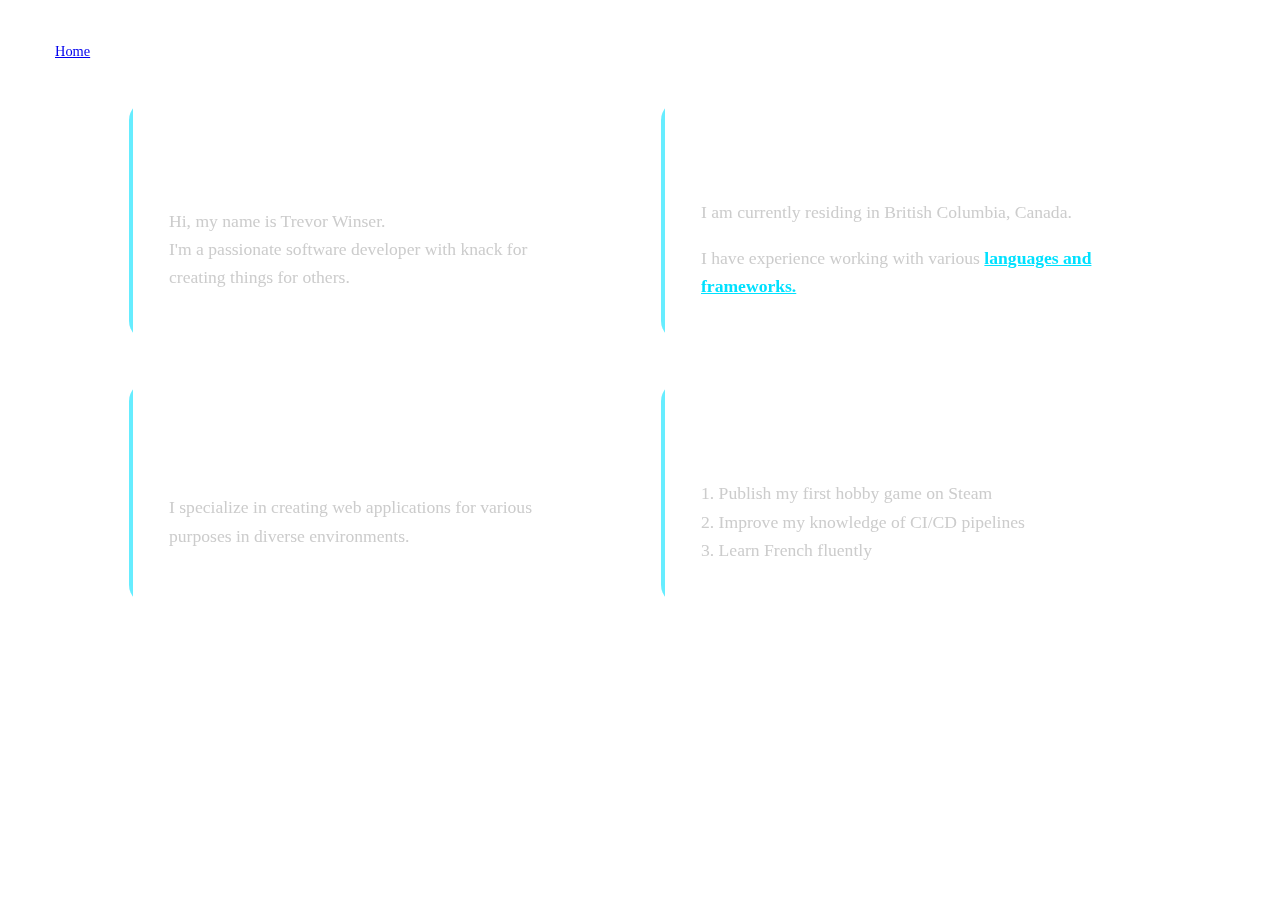
<file: about.html>
<!DOCTYPE html>
<html lang="en">

<head>
    <meta charset="UTF-8">
    <meta name="viewport" content="width=device-width, initial-scale=1.0">
    <title>Portfolio - Trevor Winser</title>
    <link rel="stylesheet" type="text/css" href="default.css">
    <link rel="stylesheet" type="text/css" href="about.css" />
    <link rel="icon" type="image/x-icon" href="/assets/images/favicon.ico">
    <link rel="shortcut icon" type="image/x-icon" href="/assets/images/favicon.ico">
</head>

<body>
    <a href="index.html" class="back-link">Home</a>

    <div class="about-container">
        <div class="about-item">
            <h2>Who I Am</h2>
            <p>Hi, my name is Trevor Winser.</p>
            <p>I'm a passionate software developer with knack for creating things for others.</p>
        </div>
        <div class="about-item">
            <h2>My Background</h2>
            <p>I am currently residing in British Columbia, Canada.</p>
            <br>
            <p>I have experience working with various <b><a href="techstack.html">languages and frameworks.</a></b></p>
        </div>
        <div class="about-item">
            <h2>Technical Focus</h2>
            <p>I specialize in creating web applications for various purposes in diverse environments.</p>
        </div>
        <div class="about-item">
            <h2>Future Goals</h2>
            <p>1. Publish my first hobby game on Steam</p>
            <p>2. Improve my knowledge of CI/CD pipelines</p>
            <p>3. Learn French fluently</p>
        </div>
    </div>
</body>

</html>
</file>
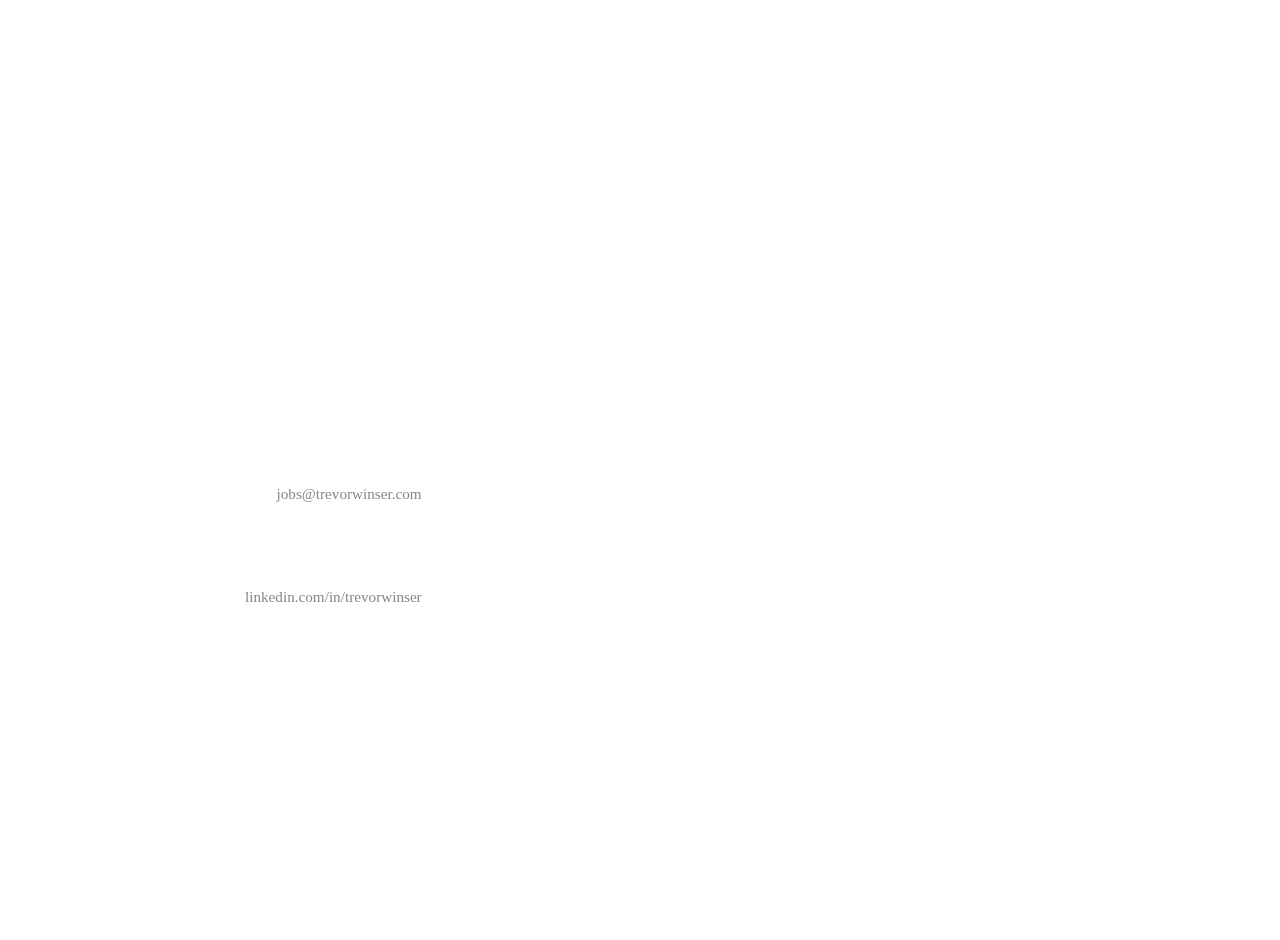
<file: contact.html>
<!DOCTYPE html>
<html lang="en">

<head>
    <meta charset="UTF-8">
    <meta name="viewport" content="width=device-width, initial-scale=1.0">
    <title>Contact - Trevor Winser</title>
    <link rel="stylesheet" type="text/css" href="default.css">
    <link rel="stylesheet" type="text/css" href="contact.css">
    <link rel="icon" type="image/x-icon" href="/assets/images/favicon.ico">
    <link rel="shortcut icon" type="image/x-icon" href="/assets/images/favicon.ico">
</head>

<body>
    <a href="index.html" class="back-link">Home</a>

    <div class="contact-container">
        <div class="contact-header">
            <h1>Let's Connect</h1>
            <p>Feel free to reach out for collaborations or just a friendly hello!</p>
        </div>

        <div class="contact-links">
            <a href="mailto:jobs@trevorwinser.com" class="contact-link">
                <span>Email</span>
                <span>jobs@trevorwinser.com</span>
            </a>
            <a href="https://linkedin.com/in/trevorwinser" target="_blank" class="contact-link">
                <span>LinkedIn</span>
                <span>linkedin.com/in/trevorwinser</span>
            </a>
        </div>
    </div>
</body>

</html>
</file>
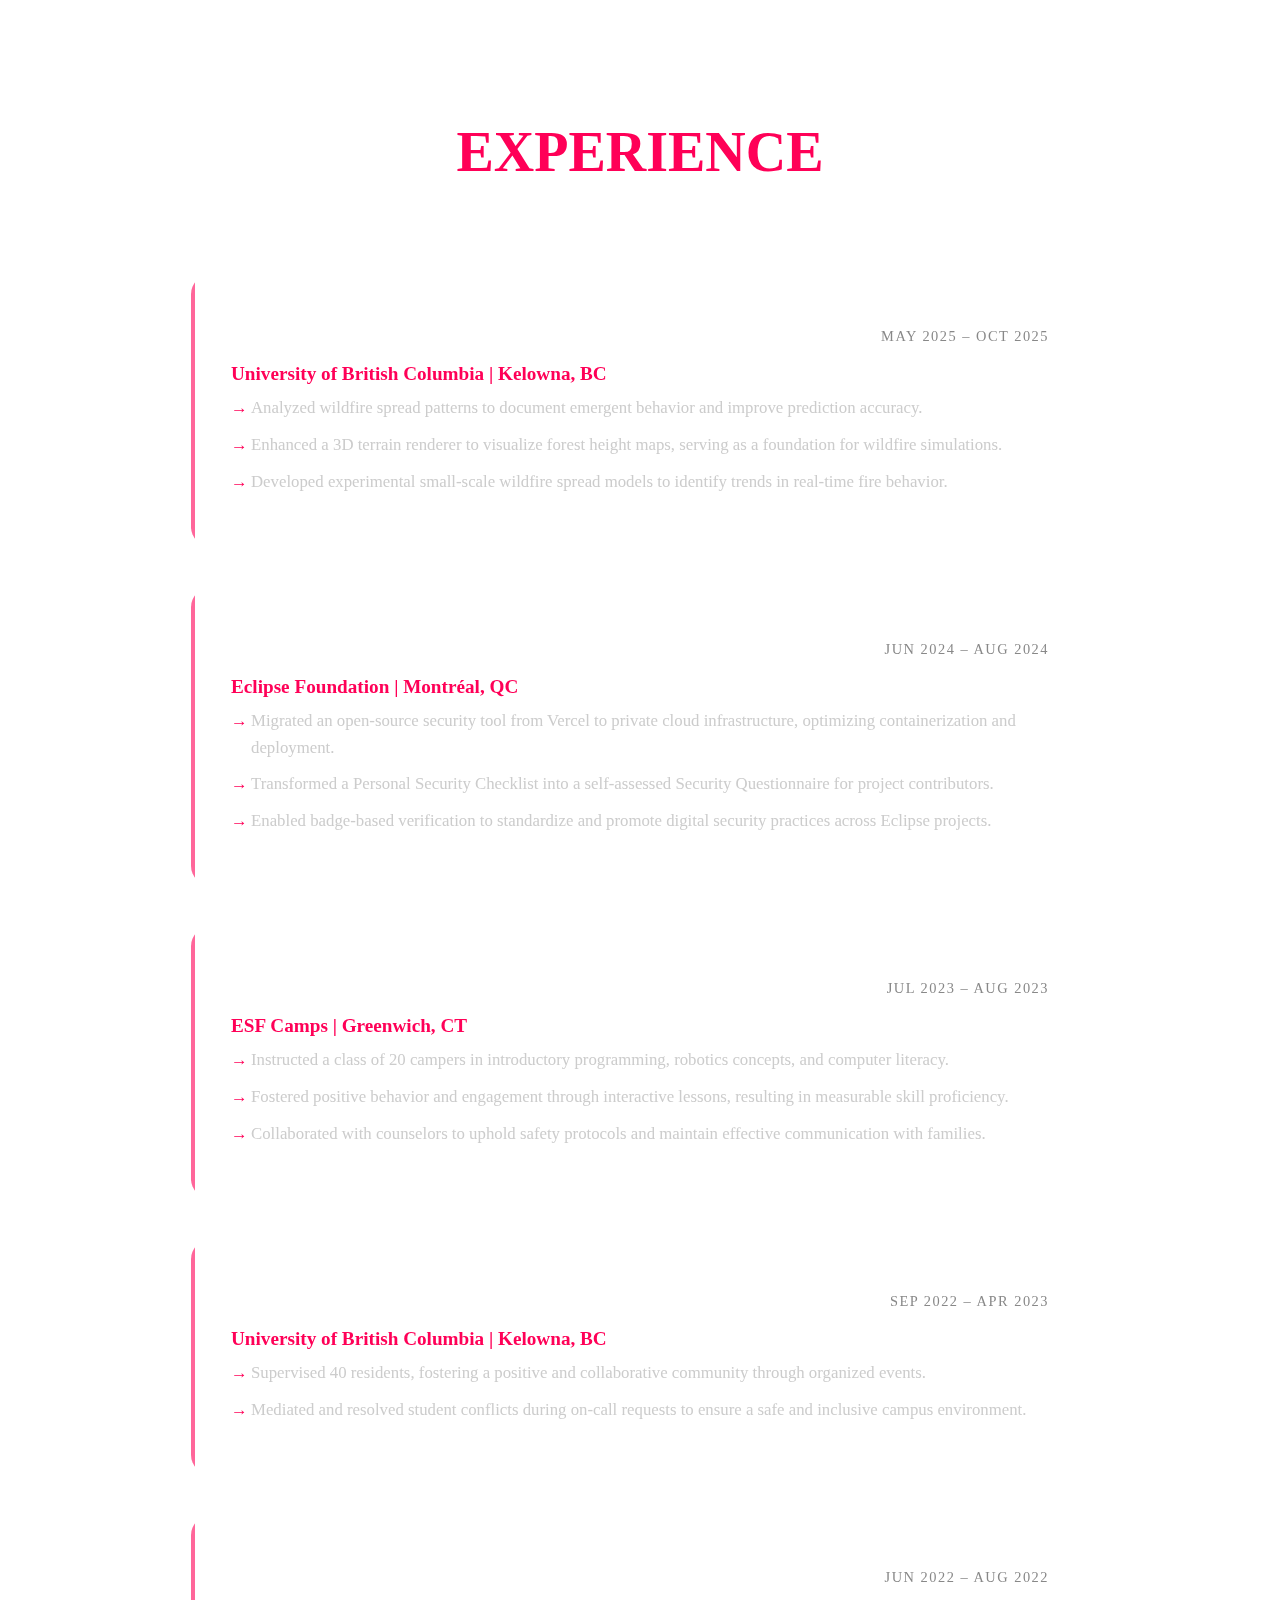
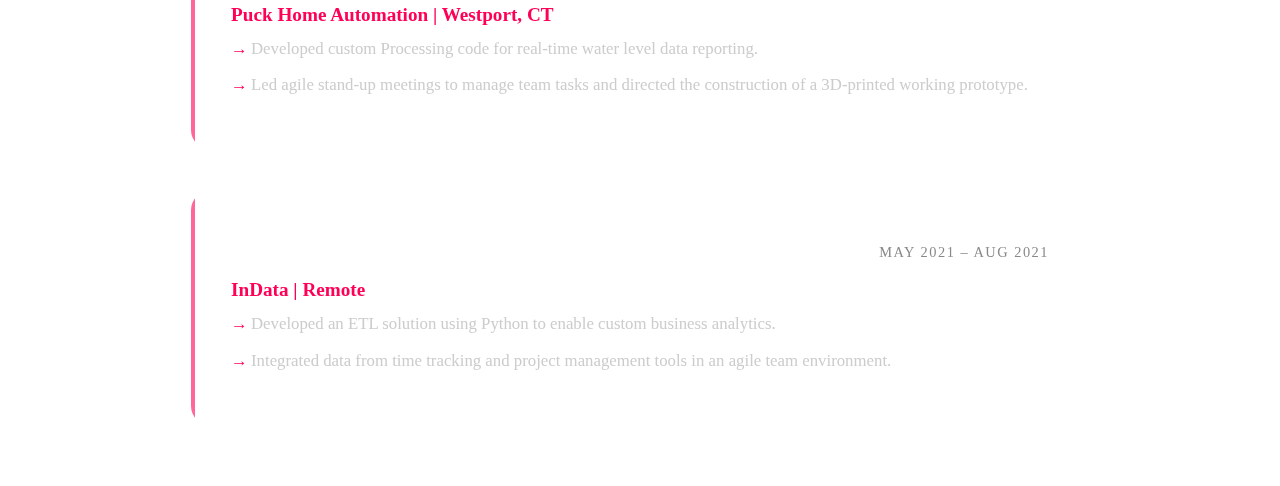
<file: experience.html>
<!DOCTYPE html>
<html lang="en">

<head>
    <meta charset="UTF-8">
    <meta name="viewport" content="width=device-width, initial-scale=1.0">
    <title>Experience - Trevor Winser</title>
    <link rel="stylesheet" type="text/css" href="default.css">
    <link rel="stylesheet" type="text/css" href="resume.css">
    <link rel="icon" type="image/x-icon" href="/assets/images/favicon.ico">
    <style>
        :root {
            --accent-color: #ff0057;
        }
    </style>
</head>

<body>
    <a href="index.html" class="back-link">Home</a>

    <div class="resume-container">
        <header class="resume-header">
            <h1>Experience</h1>
        </header>

        <section class="resume-item">
            <div class="item-header">
                <h2 class="item-title">Research Fellowship</h2>
                <span class="item-date">May 2025 – Oct 2025</span>
            </div>
            <div class="item-org">University of British Columbia | Kelowna, BC</div>
            <ul class="item-description">
                <li>Analyzed wildfire spread patterns to document emergent behavior and improve prediction accuracy.
                </li>
                <li>Enhanced a 3D terrain renderer to visualize forest height maps, serving as a foundation for wildfire
                    simulations.</li>
                <li>Developed experimental small-scale wildfire spread models to identify trends in real-time fire
                    behavior.</li>
            </ul>
        </section>

        <section class="resume-item">
            <div class="item-header">
                <h2 class="item-title">Software Engineer (Co-op)</h2>
                <span class="item-date">Jun 2024 – Aug 2024</span>
            </div>
            <div class="item-org">Eclipse Foundation | Montréal, QC</div>
            <ul class="item-description">
                <li>Migrated an open-source security tool from Vercel to private cloud infrastructure, optimizing
                    containerization and deployment.</li>
                <li>Transformed a Personal Security Checklist into a self-assessed Security Questionnaire for project
                    contributors.</li>
                <li>Enabled badge-based verification to standardize and promote digital security practices across
                    Eclipse projects.</li>
            </ul>
        </section>

        <section class="resume-item">
            <div class="item-header">
                <h2 class="item-title">STEM Instructor</h2>
                <span class="item-date">Jul 2023 – Aug 2023</span>
            </div>
            <div class="item-org">ESF Camps | Greenwich, CT</div>
            <ul class="item-description">
                <li>Instructed a class of 20 campers in introductory programming, robotics concepts, and computer
                    literacy.</li>
                <li>Fostered positive behavior and engagement through interactive lessons, resulting in measurable skill
                    proficiency.</li>
                <li>Collaborated with counselors to uphold safety protocols and maintain effective communication with
                    families.</li>
            </ul>
        </section>

        <section class="resume-item">
            <div class="item-header">
                <h2 class="item-title">Residence Advisor</h2>
                <span class="item-date">Sep 2022 – Apr 2023</span>
            </div>
            <div class="item-org">University of British Columbia | Kelowna, BC</div>
            <ul class="item-description">
                <li>Supervised 40 residents, fostering a positive and collaborative community through organized events.
                </li>
                <li>Mediated and resolved student conflicts during on-call requests to ensure a safe and inclusive
                    campus environment.</li>
            </ul>
        </section>

        <section class="resume-item">
            <div class="item-header">
                <h2 class="item-title">Product Designer & Lead Developer</h2>
                <span class="item-date">Jun 2022 – Aug 2022</span>
            </div>
            <div class="item-org">Puck Home Automation | Westport, CT</div>
            <ul class="item-description">
                <li>Developed custom Processing code for real-time water level data reporting.</li>
                <li>Led agile stand-up meetings to manage team tasks and directed the construction of a 3D-printed
                    working prototype.</li>
            </ul>
        </section>

        <section class="resume-item">
            <div class="item-header">
                <h2 class="item-title">Remote Developer Intern</h2>
                <span class="item-date">May 2021 – Aug 2021</span>
            </div>
            <div class="item-org">InData | Remote</div>
            <ul class="item-description">
                <li>Developed an ETL solution using Python to enable custom business analytics.</li>
                <li>Integrated data from time tracking and project management tools in an agile team environment.</li>
            </ul>
        </section>
    </div>
</body>

</html>
</file>
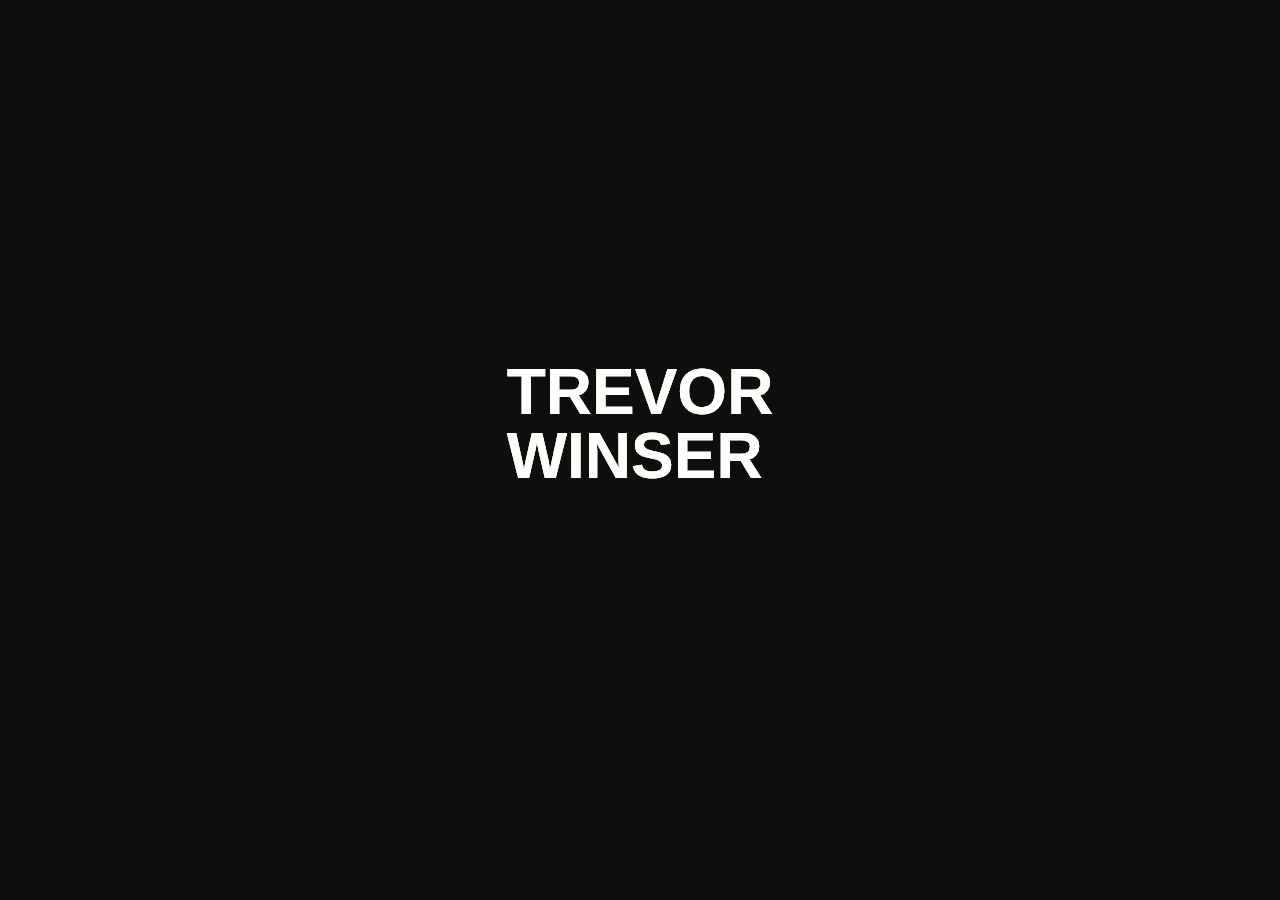
<file: landing.html>
<!DOCTYPE html>
<html lang="en">
<head>
    <meta charset="UTF-8">
    <meta http-equiv="X-UA-Compatible" content="IE=edge">
    <meta name="viewport" content="width=device-width, initial-scale=1.0">
    <title>Trevor Winser Tour</title>
    <link rel="stylesheet" type="text/css" href="default.css">
    <link rel="stylesheet" type="text/css" href="landing.css">
    <link rel="icon" type="image/x-icon" href="/assets/favicon.ico">
    <link rel="shortcut icon" type="image/x-icon" href="/assets/favicon.ico">
</head>
<body>
    <div class="center">
        <h1 class="layered-name">
            <a href="/about.html">
                <span>TREVOR WINSER</span>
                <span>TREVOR WINSER</span>
                <span>TREVOR WINSER</span>
                <span>TREVOR WINSER</span>
                <span>TREVOR WINSER</span>
            </a>
        </h1>
        <div class="circles">

            <!-- Top Left -->
            <div class="top-left">
                <svg class="circle" height="100" width="100">
                    <circle r="45" cx="50" cy="50" fill="#ff0057" />
                </svg>
                <svg class="circle" height="80" width="80">
                    <circle r="35" cx="40" cy="40" fill="#ff3380" />
                </svg>
                <svg class="circle" height="60" width="60">
                    <circle r="28" cx="30" cy="30" fill="#ff66a3" />
                </svg>
            </div>

            <!-- Top Right -->
            <div class="top-right">
                <svg class="circle" height="70" width="70">
                    <circle r="30" cx="35" cy="35" fill="#00b8d4" />
                </svg>
                <svg class="circle" height="100" width="100">
                    <circle r="45" cx="50" cy="50" fill="#00e1ff" />
                </svg>
                <svg class="circle" height="90" width="90">
                    <circle r="40" cx="45" cy="45" fill="#33ffff" />
                </svg>
            </div>

            <!-- Bottom Left -->
            <div class="bottom-left">
                <svg class="circle" height="120" width="120">
                    <circle r="55" cx="60" cy="60" fill="#ffde00" />
                </svg>
                <svg class="circle" height="90" width="90">
                    <circle r="45" cx="45" cy="45" fill="#ffe733" />
                </svg>
                <svg class="circle" height="70" width="70">
                    <circle r="35" cx="35" cy="35" fill="#fff066" />
                </svg>
            </div>

            <!-- Bottom Right -->
            <div class="bottom-right">
                <svg class="circle" height="90" width="90">
                    <circle r="40" cx="45" cy="45" fill="#ffffff" />
                </svg>
                <svg class="circle" height="70" width="70">
                    <circle r="30" cx="35" cy="35" fill="#cccccc" />
                </svg>
                <svg class="circle" height="60" width="60">
                    <circle r="25" cx="30" cy="30" fill="#aaaaaa" />
                </svg>
            </div>

        </div>
    </div>
    <script src="landing.js"></script>
</body>
</html>
</file>
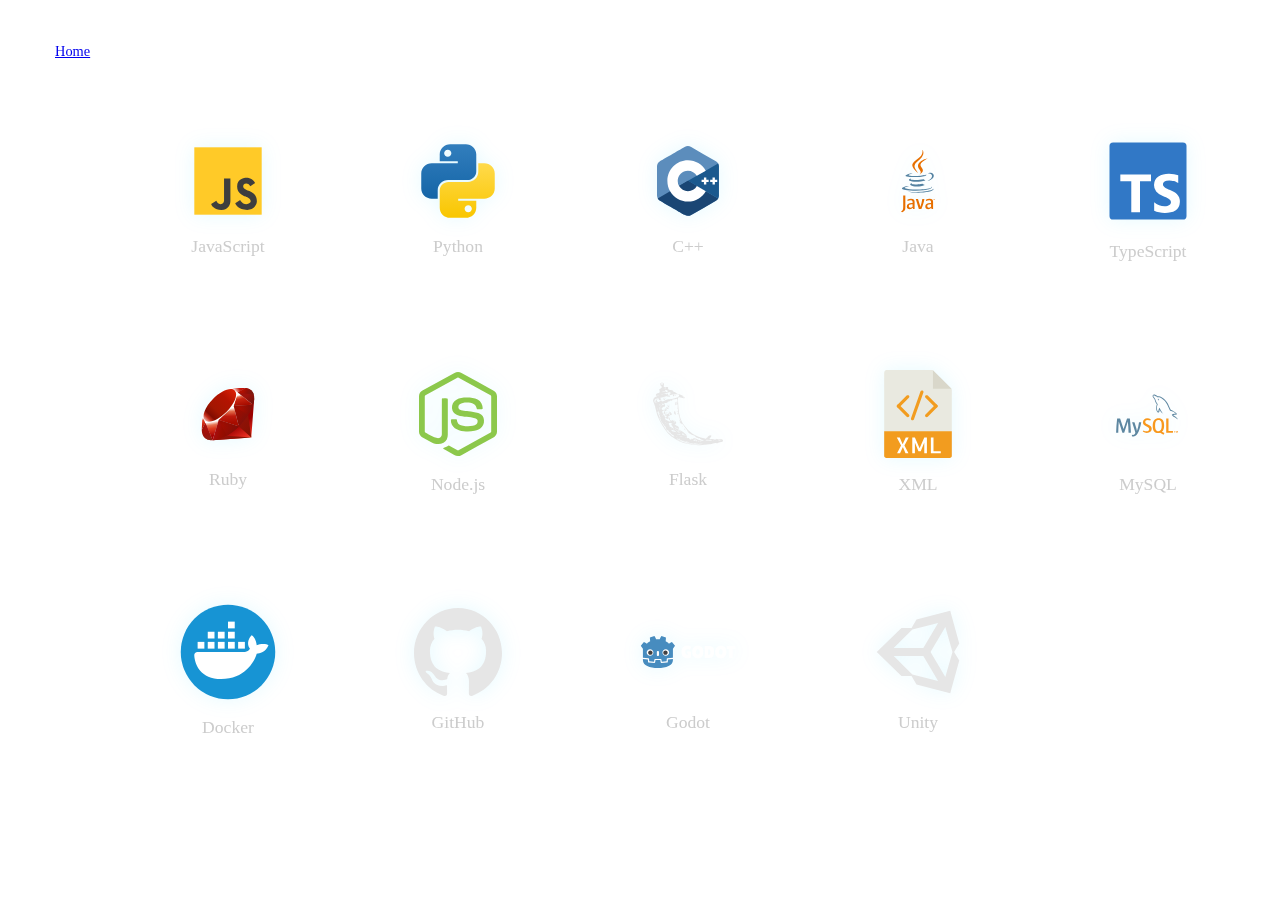
<file: techstack.html>
<!DOCTYPE html>
<html lang="en">

<head>
    <meta charset="UTF-8">
    <meta name="viewport" content="width=device-width, initial-scale=1.0">
    <title>Tech Stack - Trevor Winser</title>
    <link rel="stylesheet" type="text/css" href="default.css">
    <link rel="stylesheet" type="text/css" href="techstack.css" />
    <link rel="icon" type="image/x-icon" href="/assets/images/favicon.ico">
    <link rel="shortcut icon" type="image/x-icon" href="/assets/images/favicon.ico">
</head>

<body>
    <a href="index.html" class="back-link">Home</a>

    <div class="tech-stack-container">
        <!-- 
            Visibility Controls:
            --icon-invert: 1 for black icons (flips to white)
            --icon-brightness: fine-tune brilliance (e.g. 0.8 for a softer look)
        -->

        <div class="tech-card" style="--icon-size: 70px; --icon-scale: 1.1;">
            <div class="icon-wrapper">
                <img src="assets/images/techstack/js.svg" alt="JavaScript">
            </div>
            <span>JavaScript</span>
        </div>

        <div class="tech-card" style="--icon-size: 70px; --icon-scale: 1.2;">
            <div class="icon-wrapper">
                <img src="assets/images/techstack/python.svg" alt="Python">
            </div>
            <span>Python</span>
        </div>

        <div class="tech-card" style="--icon-size: 70px; --icon-scale: 1;">
            <div class="icon-wrapper">
                <img src="assets/images/techstack/cpp.svg" alt="C++">
            </div>
            <span>C++</span>
        </div>

        <div class="tech-card" style="--icon-size: 70px; --icon-scale: 0.9;">
            <div class="icon-wrapper">
                <img src="assets/images/techstack/java.svg" alt="Java">
            </div>
            <span>Java</span>
        </div>

        <div class="tech-card" style="--icon-size: 80px; --icon-scale: 1.1;">
            <div class="icon-wrapper">
                <img src="assets/images/techstack/ts.svg" alt="TypeScript">
            </div>
            <span>TypeScript</span>
        </div>

        <div class="tech-card" style="--icon-size: 70px; --icon-scale: 1;">
            <div class="icon-wrapper">
                <img src="assets/images/techstack/svelte.svg" alt="Svelte">
            </div>
            <span>Svelte</span>
        </div>

        <div class="tech-card" style="--icon-size: 70px; --icon-scale: 1;">
            <div class="icon-wrapper">
                <img src="assets/images/techstack/ruby.svg" alt="Ruby">
            </div>
            <span>Ruby</span>
        </div>

        <div class="tech-card" style="--icon-size: 80px; --icon-scale: 1.2;">
            <div class="icon-wrapper">
                <img src="assets/images/techstack/node.js.svg" alt="Node.js">
            </div>
            <span>Node.js</span>
        </div>

        <div class="tech-card" style="--icon-size: 70px; --icon-scale: 1; --icon-invert: 1; --icon-brightness: 0.9;">
            <div class="icon-wrapper">
                <img src="assets/images/techstack/flask.svg" alt="Flask">
            </div>
            <span>Flask</span>
        </div>

        <div class="tech-card" style="--icon-size: 80px; --icon-scale: 1.1;">
            <div class="icon-wrapper">
                <img src="assets/images/techstack/xml.svg" alt="XML">
            </div>
            <span>XML</span>
        </div>

        <div class="tech-card" style="--icon-size: 80px; --icon-scale: 1.1;">
            <div class="icon-wrapper">
                <img src="assets/images/techstack/mysql.svg" alt="MySQL">
            </div>
            <span>MySQL</span>
        </div>

        <div class="tech-card" style="--icon-size: 80px; --icon-scale: 1;">
            <div class="icon-wrapper">
                <img src="assets/images/techstack/postgresql.svg" alt="PostgreSQL">
            </div>
            <span>PostgreSQL</span>
        </div>

        <div class="tech-card" style="--icon-size: 90px; --icon-scale: 1.2;">
            <div class="icon-wrapper">
                <img src="assets/images/techstack/docker.svg" alt="Docker">
            </div>
            <span>Docker</span>
        </div>

        <div class="tech-card" style="--icon-size: 80px; --icon-scale: 1.1; --icon-invert: 1; --icon-brightness: 0.9;">
            <div class="icon-wrapper">
                <img src="assets/images/techstack/github.svg" alt="GitHub">
            </div>
            <span>GitHub</span>
        </div>

        <div class="tech-card" style="--icon-size: 80px; --icon-scale: 1.2;">
            <div class="icon-wrapper">
                <img src="assets/images/techstack/godot.svg" alt="Godot">
            </div>
            <span>Godot</span>
        </div>

        <div class="tech-card" style="--icon-size: 80px; --icon-scale: 1.1; --icon-invert: 1; --icon-brightness: 0.9;">
            <div class="icon-wrapper">
                <img src="assets/images/techstack/unity.svg" alt="Unity">
            </div>
            <span>Unity</span>
        </div>
    </div>
</body>

</html>
</file>
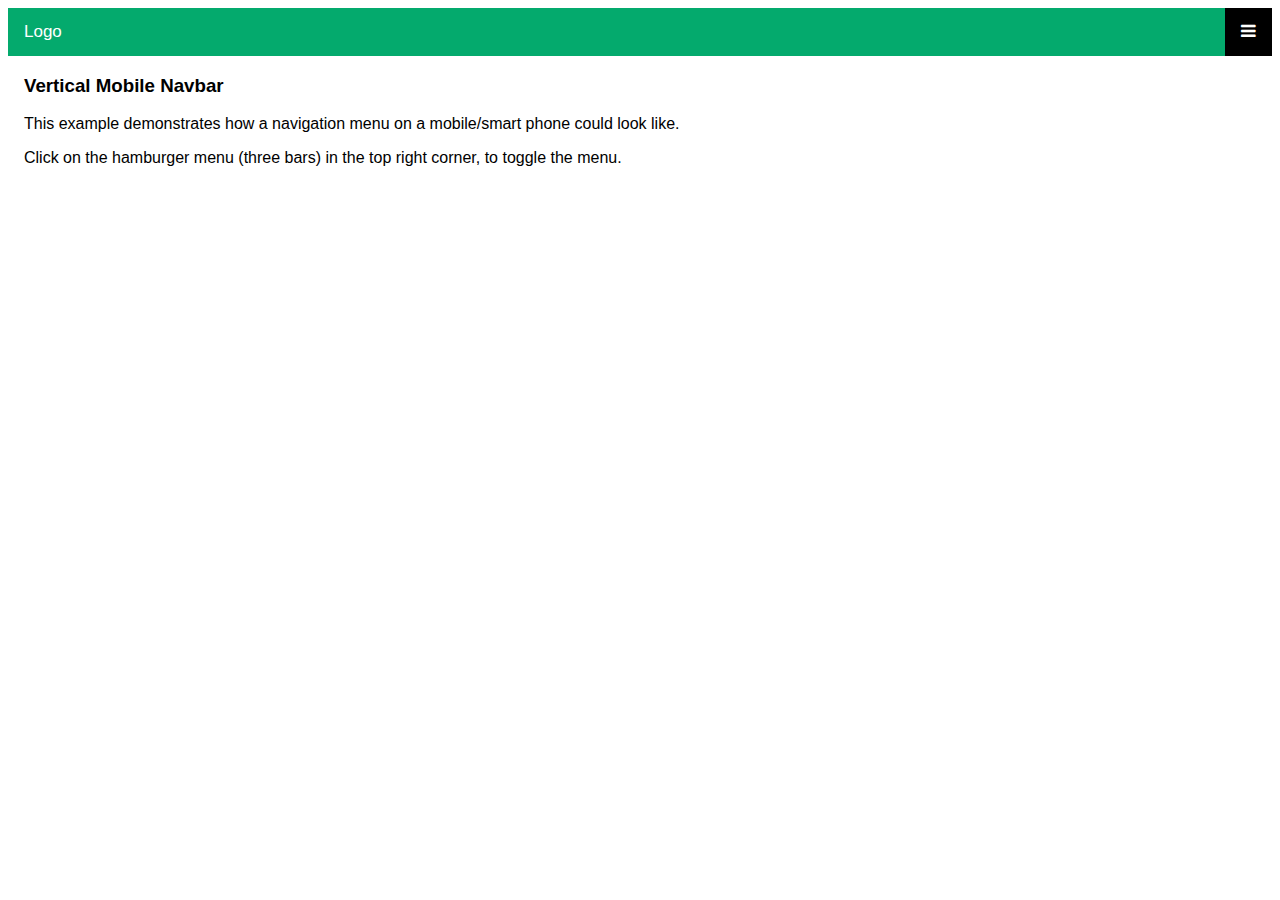
<file: test.html>
<!DOCTYPE html>
<html>
<head>
<meta name="viewport" content="width=device-width, initial-scale=1">
<link rel="stylesheet" href="https://cdnjs.cloudflare.com/ajax/libs/font-awesome/4.7.0/css/font-awesome.min.css">
<style>
body {
  font-family: Arial, Helvetica, sans-serif;
}

.topnav-wrapper {
  max-width: 480px;
  margin: auto;
  background-color: #555;
  height: 500px;
  color: white;
  border-radius: 10px;
}

.topnav {
  overflow: hidden;
  background-color: #333;
  position: relative;
}

.topnav #myLinks {
  display: none;
}

.topnav a {
  color: white;
  padding: 14px 16px;
  text-decoration: none;
  font-size: 17px;
  display: block;
}

.topnav a.icon {
  background: black;
  display: block;
  position: absolute;
  right: 0;
  top: 0;
}

.topnav a:hover {
  background-color: #ddd;
  color: black;
}

.active {
  background-color: #04AA6D;
  color: white;
}
</style>
</head>
<body>

<!-- Simulate a smartphone / tablet -->
<div class="mobile-container">

<!-- Top Navigation Menu -->
<div class="topnav">
  <a href="#home" class="active">Logo</a>
  <div id="myLinks">
    <a href="#news">News</a>
    <a href="#contact">Contact</a>
    <a href="#about">About</a>
  </div>
  <a href="javascript:void(0);" class="icon" onclick="myFunction()">
    <i class="fa fa-bars"></i>
  </a>
</div>

<div style="padding-left:16px">
  <h3>Vertical Mobile Navbar</h3>
  <p>This example demonstrates how a navigation menu on a mobile/smart phone could look like.</p>
  <p>Click on the hamburger menu (three bars) in the top right corner, to toggle the menu.</p>
</div>

<!-- End smartphone / tablet look -->
</div>

<script>
function myFunction() {
  var x = document.getElementById("myLinks");
  if (x.style.display === "block") {
    x.style.display = "none";
  } else {
    x.style.display = "block";
  }
}
</script>

</body>
</html>
</file>
<file: default.css>
body,
h1,
h2,
h3,
h4,
p,
figure,
blockquote,
dl,
dd {
    margin: 0;
}


body {
    display: flex;
    overflow: hidden;
}
html, body {
     min-height: 100%;
}
</file>
<file: about.css>
.resume-header {
    text-align: center;
    margin-bottom: 40px;
    grid-column: 1 / -1;
}

.resume-header h1 {
    font-size: 3.5rem;
    font-weight: 900;
    text-transform: uppercase;
    color: #00e1ff;
    margin: 0;
}

.about-container {
    display: grid;
    grid-template-columns: 1fr 1fr;
    gap: 40px;
    padding: 100px 10%;
    max-width: 1400px;
    margin: 0 auto;
}

.about-item {
    background: rgba(255, 255, 255, 0.03);
    border: 1px solid rgba(255, 255, 255, 0.05);
    padding: 40px;
    border-radius: 20px;
    backdrop-filter: blur(10px);
    transition: all 0.3s cubic-bezier(0.4, 0, 0.2, 1);
    display: flex;
    flex-direction: column;
    justify-content: center;
    position: relative;
    overflow: hidden;
}

.about-item:hover {
    transform: translateY(-8px);
    background: rgba(255, 255, 255, 0.06);
    border-color: rgba(255, 255, 255, 0.1);
    box-shadow: 0 20px 40px rgba(0, 0, 0, 0.4);
}

.about-item::before {
    content: '';
    position: absolute;
    top: 0;
    left: 0;
    width: 4px;
    height: 100%;
    background: #00e1ff;
    opacity: 0.6;
}

.about-item h2 {
    font-size: 2rem;
    margin-bottom: 20px;
    color: #fff;
    font-weight: 800;
    text-transform: uppercase;
    letter-spacing: 1px;
}

.about-item a {
    color: #00e1ff;
    font-weight: 600;
}

.about-item p {
    font-size: 1.1rem;
    line-height: 1.6;
    color: #ccc;
    margin-bottom: 0;
}

.back-link {
    position: fixed;
    top: 30px;
    left: 30px;
    padding: 12px 24px;
    background: rgba(255, 255, 255, 0.1);
    border: 1px solid rgba(255, 255, 255, 0.1);
    border-radius: 30px;
    font-size: 0.9rem;
    z-index: 100;
    transition: all 0.3s ease;
    backdrop-filter: blur(5px);
}

.back-link:hover {
    background: rgba(255, 255, 255, 0.2);
    transform: translateX(-5px);
}

@media (max-width: 992px) {
    .about-container {
        padding: 100px 5%;
        gap: 30px;
    }
}

@media (max-width: 768px) {
    .about-container {
        grid-template-columns: 1fr;
        padding: 100px 5%;
    }

    .about-item {
        padding: 30px;
    }
}
</file>
<file: contact.css>
.resume-header {
    text-align: center;
    margin-bottom: 40px;
}

.resume-header h1 {
    font-size: 3.5rem;
    font-weight: 900;
    text-transform: uppercase;
    color: #ffffff;
    margin: 0;
}

.contact-container {
    height: 100vh;
    display: flex;
    flex-direction: column;
    align-items: center;
    justify-content: center;
    padding: 20px;
    text-align: center;
}

.contact-header {
    margin-bottom: 50px;
}

.contact-header h1 {
    font-size: 3.5rem;
    margin-bottom: 15px;
    color: #ffffff;
    font-weight: 700;
}

.contact-header p {
    color: #ffffff;
    font-size: 1.2rem;
    max-width: 600px;
    opacity: 0.8;
}

.contact-links {
    display: flex;
    flex-direction: column;
    gap: 20px;
    width: 100%;
    max-width: 400px;
}

.contact-link {
    background: rgba(255, 255, 255, 0.03);
    border: 1px solid rgba(255, 255, 255, 0.05);
    padding: 30px 40px;
    border-radius: 20px;
    backdrop-filter: blur(10px);
    transition: all 0.3s cubic-bezier(0.4, 0, 0.2, 1);
    display: flex;
    align-items: center;
    justify-content: space-between;
    color: #ffffff;
    font-size: 1.1rem;
    text-decoration: none;
    position: relative;
    overflow: hidden;
}

.contact-link:hover {
    transform: translateY(-8px);
    background: rgba(255, 255, 255, 0.06);
    border-color: rgba(255, 255, 255, 0.1);
    box-shadow: 0 20px 40px rgba(0, 0, 0, 0.4);
}

.contact-link::before {
    content: '';
    position: absolute;
    top: 0;
    left: 0;
    width: 4px;
    height: 100%;
    background: #fff;
    opacity: 0.4;
}

.contact-link span:first-child {
    font-weight: 800;
    color: #ffffff;
    text-transform: uppercase;
    letter-spacing: 1px;
}

.contact-link span:last-child {
    color: #888;
    font-size: 0.95rem;
    transition: color 0.3s ease;
}

.contact-link:hover span:last-child {
    color: #fff;
}

.back-link {
    position: fixed;
    top: 30px;
    left: 30px;
    padding: 12px 24px;
    background: rgba(255, 255, 255, 0.1);
    border: 1px solid rgba(255, 255, 255, 0.1);
    border-radius: 30px;
    font-size: 0.9rem;
    z-index: 100;
    transition: all 0.3s ease;
    backdrop-filter: blur(5px);
    color: white;
}

.back-link:hover {
    background: rgba(255, 255, 255, 0.2);
    transform: translateX(-5px);
}

@media (max-width: 768px) {
    .contact-header h1 {
        font-size: 2.5rem;
    }
}
</file>
<file: resume.css>
.resume-container {
    max-width: 900px;
    margin: 120px auto 60px;
    padding: 0 20px;
    display: flex;
    flex-direction: column;
    gap: 40px;
}

.resume-header {
    text-align: center;
    margin-bottom: 40px;
}

.resume-header h1 {
    font-size: 3.5rem;
    font-weight: 900;
    text-transform: uppercase;
    margin-bottom: 10px;
    color: var(--accent-color, #fff);
}

.resume-item {
    background: rgba(255, 255, 255, 0.03);
    border: 1px solid rgba(255, 255, 255, 0.05);
    padding: 40px;
    border-radius: 20px;
    backdrop-filter: blur(10px);
    transition: all 0.3s cubic-bezier(0.4, 0, 0.2, 1);
    position: relative;
    overflow: hidden;
}

.resume-item:hover {
    transform: translateY(-8px);
    background: rgba(255, 255, 255, 0.06);
    border-color: rgba(255, 255, 255, 0.1);
    box-shadow: 0 20px 40px rgba(0, 0, 0, 0.4);
}

.resume-item::before {
    content: '';
    position: absolute;
    top: 0;
    left: 0;
    width: 4px;
    height: 100%;
    background: var(--accent-color, #00e1ff);
    opacity: 0.6;
}

.item-header {
    display: flex;
    justify-content: space-between;
    align-items: baseline;
    margin-bottom: 15px;
    flex-wrap: wrap;
    gap: 10px;
}

.item-title {
    font-size: 1.8rem;
    font-weight: 800;
    color: #fff;
    margin: 0;
}

.item-org {
    font-size: 1.2rem;
    color: var(--accent-color, #00e1ff);
    font-weight: 600;
    margin-bottom: 10px;
}

.item-date {
    font-size: 0.9rem;
    color: #888;
    font-weight: 500;
    text-transform: uppercase;
    letter-spacing: 1.5px;
}

.item-description {
    list-style: none;
    padding: 0;
    margin: 0;
}

.item-description li {
    font-size: 1.05rem;
    line-height: 1.6;
    color: #ccc;
    margin-bottom: 10px;
    padding-left: 20px;
    position: relative;
}

.item-description li::before {
    content: "→";
    position: absolute;
    left: 0;
    color: var(--accent-color, #00e1ff);
}

.back-link {
    position: fixed;
    top: 30px;
    left: 30px;
    padding: 12px 24px;
    background: rgba(255, 255, 255, 0.05);
    border: 1px solid rgba(255, 255, 255, 0.1);
    border-radius: 30px;
    font-size: 0.9rem;
    z-index: 100;
    transition: all 0.3s ease;
    backdrop-filter: blur(10px);
    color: #fff;
    text-decoration: none;
    text-transform: uppercase;
    font-weight: 600;
    letter-spacing: 1px;
}

.back-link:hover {
    background: rgba(255, 255, 255, 0.15);
    transform: translateX(-5px);
    border-color: rgba(255, 255, 255, 0.2);
}

@media (max-width: 768px) {
    .resume-container {
        margin-top: 100px;
    }

    .resume-header h1 {
        font-size: 2.5rem;
    }

    .item-header {
        flex-direction: column;
    }

    .resume-item {
        padding: 25px;
    }
}

.item-links {
    margin-top: 25px;
    display: flex;
    gap: 20px;
    border-top: 1px solid rgba(255, 255, 255, 0.05);
    padding-top: 20px;
}

.project-link {
    font-size: 0.85rem;
    color: var(--accent-color, #00e1ff);
    text-decoration: none;
    font-weight: 700;
    text-transform: uppercase;
    letter-spacing: 1.5px;
    display: flex;
    align-items: center;
    gap: 8px;
    transition: all 0.3s ease;
    opacity: 0.7;
}

.project-link:hover {
    opacity: 1;
    transform: translateX(5px);
}

.project-link::after {
    content: "→";
    font-size: 1.1rem;
    transition: transform 0.3s ease;
}

.project-link:hover::after {
    transform: translateX(3px);
}
</file>
<file: landing.css>
body {
  background: #0e0e0e;
  color: white;
  font-family: 'Poppins', sans-serif;
  display: flex;
}


.center {
  padding: 40vh 0px;
  margin: auto;
}
.layered-name {
  position: relative;
  font-size: 4rem;
  font-weight: 900;
  cursor: pointer;
  text-transform: uppercase;
  line-height: 1;
}

.layered-name span {
    position: absolute;
    transform: translate(-50%);
    transition: transform 0.5s ease, opacity 0.5s ease;
}

.layered-name span:nth-child(1) {
  color: #ff0057;
  z-index: 1;
}
.layered-name span:nth-child(2) {
  color: #00e1ff;
  z-index: 2;
}
.layered-name span:nth-child(3) {
  color: #ffde00;
  z-index: 3;
}
.layered-name span:nth-child(4) {
  color: #ffffff;
  z-index: 4;
}

.layered-name:hover span:nth-child(1) {
  transform: translate(calc(-50% - 0.33rem), calc(-0.33rem));
}
.layered-name:hover span:nth-child(2) {
  transform: translate(calc(-50% + 0.33rem), calc(0.33rem));
}
.layered-name:hover span:nth-child(3) {
  transform: translate(calc(-50% - 0.33rem), calc(0.33rem));
}

.circles {
  position: fixed;
  top: 0;
  left: 0;
  width: 100%;
  height: 100%;
  pointer-events: none;
  z-index: -1;
}

.circle {
  opacity: 0;
  transform: scale(0.5);
  transition: transform 1.0s ease-in-out, opacity 2.0s ease-in-out;
}

.top-left { 
  position: absolute;
  top: -200px; 
  left: -200px; 
}
.top-right { 
  position: absolute;
  top: -200px; 
  right: -200px; 
}
.bottom-left { 
  position: absolute;
  bottom: -200px; 
  left: -200px; 
}
.bottom-right { 
  position: absolute;
  bottom: -200px; 
  right: -200px; 
}

.layered-name:hover ~ .circles .top-left .circle {
  opacity: 1;
}
.layered-name:hover ~ .circles .top-left .circle:nth-child(1) {
  transform: translate(170px, 170px) scale(2);
}
.layered-name:hover ~ .circles .top-left .circle:nth-child(2) {
  transform: translate(190px, 150px) scale(1.8);
}
.layered-name:hover ~ .circles .top-left .circle:nth-child(3) {
  transform: translate(150px, 190px) scale(2.2);
}

.layered-name:hover ~ .circles .top-right .circle {
  opacity: 1;
}
.layered-name:hover ~ .circles .top-right .circle:nth-child(1) {
  transform: translate(-170px, 170px) scale(2);
}
.layered-name:hover ~ .circles .top-right .circle:nth-child(2) {
  transform: translate(-190px, 150px) scale(1.8);
}
.layered-name:hover ~ .circles .top-right .circle:nth-child(3) {
  transform: translate(-150px, 190px) scale(2.2);
}

.layered-name:hover ~ .circles .bottom-left .circle {
  opacity: 1;
}
.layered-name:hover ~ .circles .bottom-left .circle:nth-child(1) {
  transform: translate(170px, -170px) scale(2);
}
.layered-name:hover ~ .circles .bottom-left .circle:nth-child(2) {
  transform: translate(190px, -150px) scale(2.2);
}
.layered-name:hover ~ .circles .bottom-left .circle:nth-child(3) {
  transform: translate(150px, -220px) scale(1.8);
}

.layered-name:hover ~ .circles .bottom-right .circle {
  opacity: 1;
}
.layered-name:hover ~ .circles .bottom-right .circle:nth-child(1) {
  transform: translate(-170px, -170px) scale(1.8);
}
.layered-name:hover ~ .circles .bottom-right .circle:nth-child(2) {
  transform: translate(-190px, -150px) scale(2.2);
}
.layered-name:hover ~ .circles .bottom-right .circle:nth-child(3) {
  transform: translate(-150px, -190px) scale(2);
}

.circle:nth-child(2n) { transition-delay: 0.3s; }
.circle:nth-child(3n) { transition-delay: 0.45s; }
</file>
<file: techstack.css>
.tech-stack-container {
    display: grid;
    grid-template-columns: repeat(auto-fill, minmax(200px, 1fr));
    gap: 30px;
    padding: 100px 10%;
    max-width: 1400px;
    margin: 0 auto;
}

.tech-card {
    --icon-size: 80px;
    --icon-scale: 1;
    --icon-invert: 0;
    --icon-brightness: 1;

    background: rgba(255, 255, 255, 0.03);
    border: 1px solid rgba(255, 255, 255, 0.05);
    padding: 40px 20px;
    border-radius: 20px;
    backdrop-filter: blur(10px);
    transition: all 0.3s ease;
    display: flex;
    flex-direction: column;
    align-items: center;
    justify-content: center;
    text-align: center;
}

.tech-card:hover {
    transform: translateY(-5px);
    background: rgba(255, 255, 255, 0.05);
    border-color: rgba(0, 210, 255, 0.2);
    box-shadow: 0 10px 30px -10px rgba(0, 0, 0, 0.5);
}

.icon-wrapper {
    width: var(--icon-size);
    height: var(--icon-size);
    display: flex;
    align-items: center;
    justify-content: center;
    margin-bottom: 20px;
    transition: transform 0.3s ease;
    filter: drop-shadow(0 0 10px rgba(0, 210, 255, 0.1));
}

.icon-wrapper img {
    width: 100%;
    height: 100%;
    transform: scale(var(--icon-scale));
    object-fit: contain;
    filter: invert(var(--icon-invert)) brightness(var(--icon-brightness));
}

.tech-card:hover .icon-wrapper {
    transform: scale(1.1);
}

.tech-card span {
    font-size: 1.1rem;
    color: #cccccc;
    font-weight: 500;
}

.back-link {
    position: fixed;
    top: 30px;
    left: 30px;
    padding: 12px 24px;
    background: rgba(255, 255, 255, 0.1);
    border: 1px solid rgba(255, 255, 255, 0.1);
    border-radius: 30px;
    font-size: 0.9rem;
    z-index: 100;
    transition: all 0.3s ease;
    backdrop-filter: blur(5px);
}

.back-link:hover {
    background: rgba(255, 255, 255, 0.2);
    transform: translateX(-5px);
}

@media (max-width: 768px) {
    .tech-stack-container {
        grid-template-columns: repeat(auto-fill, minmax(130px, 1fr));
        padding: 80px 5%;
        gap: 15px;
    }

    .tech-card {
        padding: 25px 10px;
        --icon-size: 60px !important;
        /* Force smaller size on mobile */
    }

    .tech-card span {
        font-size: 0.9rem;
    }

    .back-link {
        top: 15px;
        left: 15px;
        padding: 8px 16px;
        font-size: 0.8rem;
    }
}

@media (max-width: 480px) {
    .tech-stack-container {
        grid-template-columns: repeat(2, 1fr);
        /* Force 2 columns on very small screens */
        gap: 10px;
        padding-top: 70px;
    }

    .tech-card {
        padding: 20px 5px;
        --icon-size: 50px !important;
    }
}
</file>
